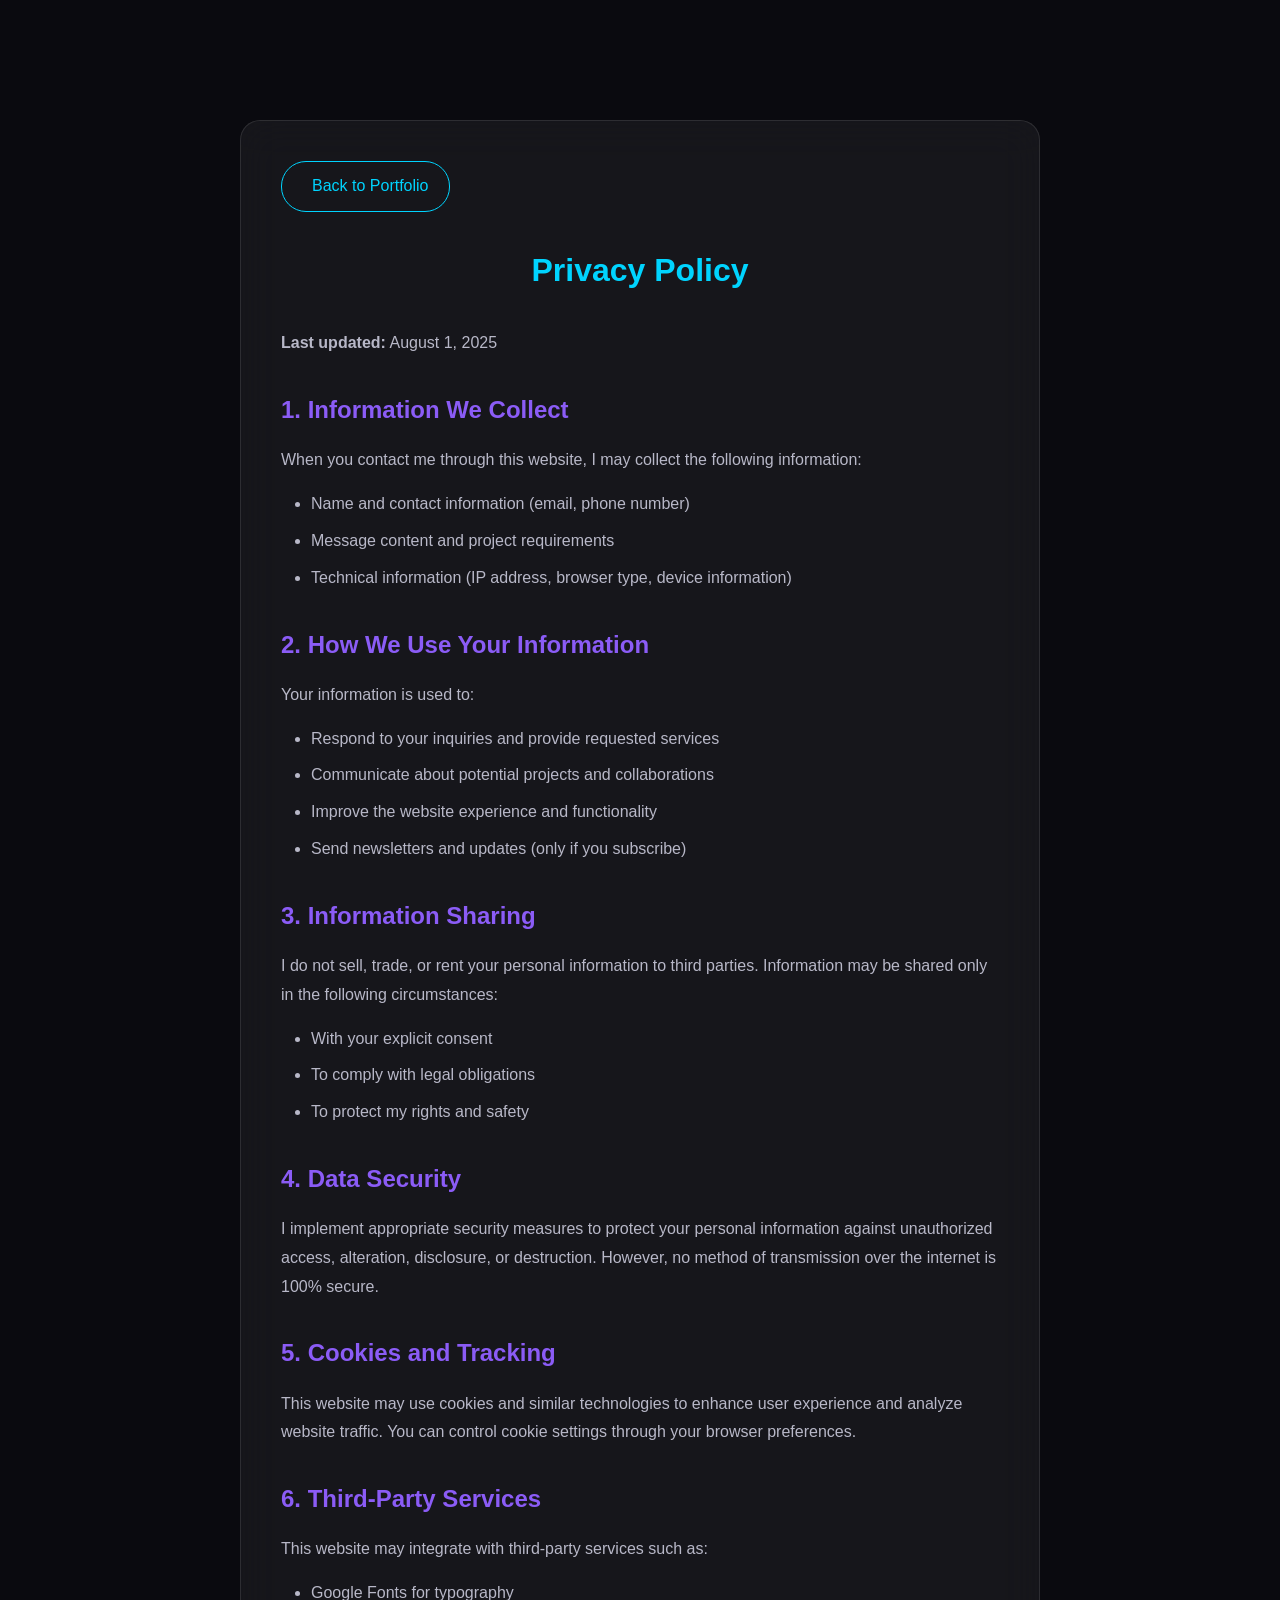
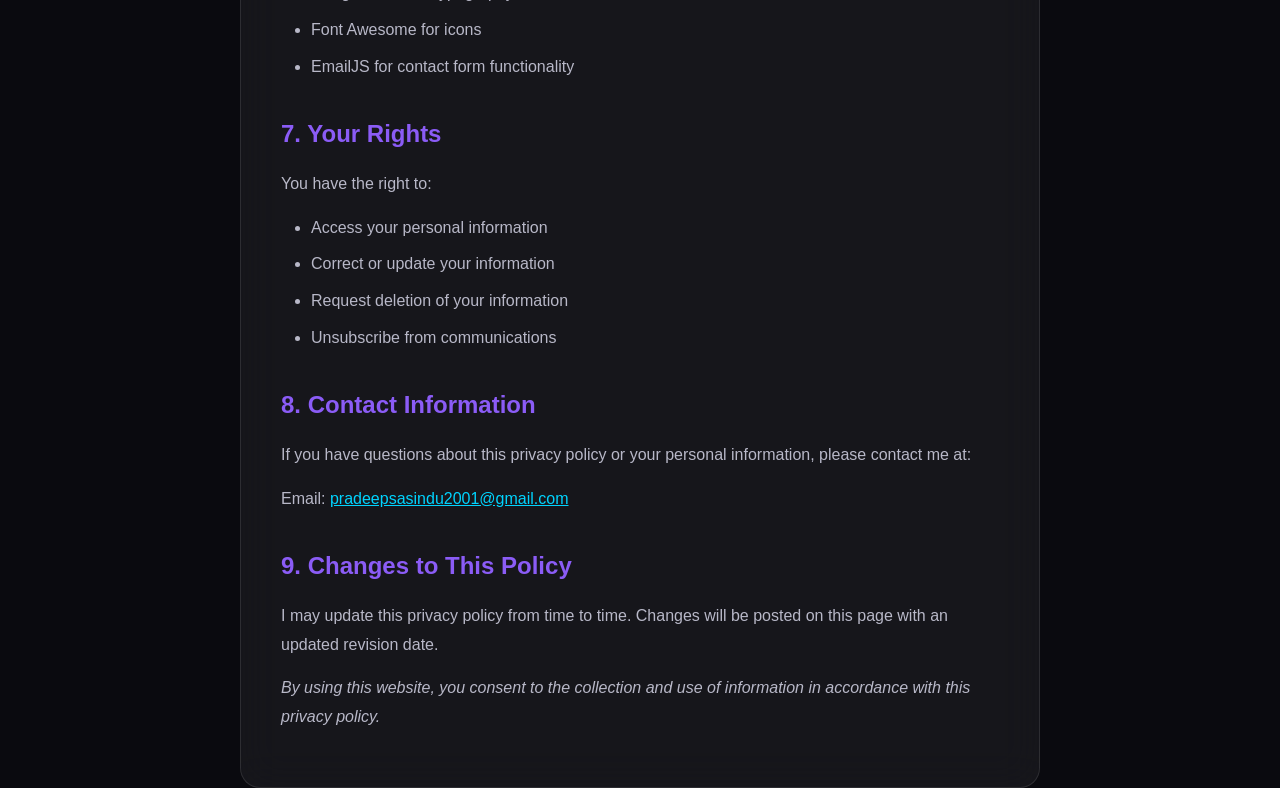
<file: privacy-policy.html>
<!DOCTYPE html>
<html lang="en">
<head>
    <meta charset="UTF-8">
    <meta name="viewport" content="width=device-width, initial-scale=1.0">
    <title>Privacy Policy - Sasindu Mudawagedara</title>
    <link rel="stylesheet" href="styles.css">
    <style>
        .privacy-content {
            max-width: 800px;
            margin: 120px auto 80px;
            padding: 40px;
            background: var(--glass-bg);
            backdrop-filter: blur(20px);
            border: 1px solid var(--glass-border);
            border-radius: 20px;
            line-height: 1.8;
        }
        .privacy-content h1 {
            color: var(--electric-blue);
            margin-bottom: 30px;
            text-align: center;
        }
        .privacy-content h2 {
            color: var(--cyber-purple);
            margin: 30px 0 15px;
        }
        .privacy-content p {
            margin-bottom: 15px;
            color: var(--light-gray);
        }
        .privacy-content ul {
            margin: 15px 0;
            padding-left: 30px;
        }
        .privacy-content li {
            margin-bottom: 8px;
            color: var(--light-gray);
        }
        .back-link {
            display: inline-flex;
            align-items: center;
            gap: 10px;
            color: var(--electric-blue);
            text-decoration: none;
            margin-bottom: 30px;
            padding: 10px 20px;
            border: 1px solid var(--electric-blue);
            border-radius: 25px;
            transition: var(--transition-fast);
        }
        .back-link:hover {
            background: var(--electric-blue);
            color: var(--primary-bg);
        }
    </style>
</head>
<body>
    <div class="privacy-content">
        <a href="index.html" class="back-link">
            <i class="fas fa-arrow-left"></i>
            Back to Portfolio
        </a>
        
        <h1>Privacy Policy</h1>
        
        <p><strong>Last updated:</strong> August 1, 2025</p>
        
        <h2>1. Information We Collect</h2>
        <p>When you contact me through this website, I may collect the following information:</p>
        <ul>
            <li>Name and contact information (email, phone number)</li>
            <li>Message content and project requirements</li>
            <li>Technical information (IP address, browser type, device information)</li>
        </ul>
        
        <h2>2. How We Use Your Information</h2>
        <p>Your information is used to:</p>
        <ul>
            <li>Respond to your inquiries and provide requested services</li>
            <li>Communicate about potential projects and collaborations</li>
            <li>Improve the website experience and functionality</li>
            <li>Send newsletters and updates (only if you subscribe)</li>
        </ul>
        
        <h2>3. Information Sharing</h2>
        <p>I do not sell, trade, or rent your personal information to third parties. Information may be shared only in the following circumstances:</p>
        <ul>
            <li>With your explicit consent</li>
            <li>To comply with legal obligations</li>
            <li>To protect my rights and safety</li>
        </ul>
        
        <h2>4. Data Security</h2>
        <p>I implement appropriate security measures to protect your personal information against unauthorized access, alteration, disclosure, or destruction. However, no method of transmission over the internet is 100% secure.</p>
        
        <h2>5. Cookies and Tracking</h2>
        <p>This website may use cookies and similar technologies to enhance user experience and analyze website traffic. You can control cookie settings through your browser preferences.</p>
        
        <h2>6. Third-Party Services</h2>
        <p>This website may integrate with third-party services such as:</p>
        <ul>
            <li>Google Fonts for typography</li>
            <li>Font Awesome for icons</li>
            <li>EmailJS for contact form functionality</li>
        </ul>
        
        <h2>7. Your Rights</h2>
        <p>You have the right to:</p>
        <ul>
            <li>Access your personal information</li>
            <li>Correct or update your information</li>
            <li>Request deletion of your information</li>
            <li>Unsubscribe from communications</li>
        </ul>
        
        <h2>8. Contact Information</h2>
        <p>If you have questions about this privacy policy or your personal information, please contact me at:</p>
        <p>Email: <a href="mailto:pradeepsasindu2001@gmail.com" style="color: var(--electric-blue);">pradeepsasindu2001@gmail.com</a></p>
        
        <h2>9. Changes to This Policy</h2>
        <p>I may update this privacy policy from time to time. Changes will be posted on this page with an updated revision date.</p>
        
        <p><em>By using this website, you consent to the collection and use of information in accordance with this privacy policy.</em></p>
    </div>
</body>
</html>
</file>
<file: styles.css>
/* Reset and Base Styles */
* {
    margin: 0;
    padding: 0;
    box-sizing: border-box;
}

:root {
    /* Color Palette - Dark Mode (Default) */
    --primary-bg: #0a0a0f;
    --secondary-bg: #161622;
    --card-bg: #1a1a2e;
    --accent-bg: #16213e;
    
    /* Neon Colors */
    --electric-blue: #00d4ff;
    --neon-pink: #ff0080;
    --cyber-purple: #8b5cf6;
    --neon-green: #00ff88;
    --white: #ffffff;
    --light-gray: #b8b8c8;
    --dark-gray: #6b7280;
    --error-red: #ff4757;
    --success-green: #2ed573;
    --warning-yellow: #ffa502;
    
    /* Gradients */
    --gradient-primary: linear-gradient(135deg, var(--electric-blue), var(--cyber-purple));
    --gradient-secondary: linear-gradient(135deg, var(--neon-pink), var(--electric-blue));
    --gradient-tertiary: linear-gradient(135deg, var(--cyber-purple), var(--neon-pink));
    
    /* Typography */
    --font-primary: 'Orbitron', sans-serif;
    --font-secondary: 'Rajdhani', sans-serif;
    
    /* Spacing */
    --section-padding: 100px 0;
    --container-padding: 0 20px;
    
    /* Transitions */
    --transition-fast: 0.3s ease;
    --transition-medium: 0.5s ease;
    --transition-slow: 0.8s ease;
    
    /* Glass effect */
    --glass-bg: rgba(255, 255, 255, 0.05);
    --glass-border: rgba(255, 255, 255, 0.1);
    --glass-shadow: 0 8px 32px rgba(0, 0, 0, 0.3);
    
    /* Touch targets */
    --min-touch-target: 44px;
}

/* Light Mode Variables */
[data-theme="light"] {
    --primary-bg: #ffffff;
    --secondary-bg: #f8fafc;
    --card-bg: #ffffff;
    --accent-bg: #f1f5f9;
    
    /* Text Colors - Much Darker for Better Readability */
    --white: #000000;           /* Main text - pure black */
    --light-gray: #374151;      /* Secondary text - dark gray */
    --dark-gray: #4b5563;       /* Tertiary text - medium dark gray */
    
    --glass-bg: rgba(0, 0, 0, 0.03);
    --glass-border: rgba(0, 0, 0, 0.08);
    --glass-shadow: 0 8px 32px rgba(0, 0, 0, 0.08);
}

html {
    scroll-behavior: smooth;
    /* Mobile viewport fix */
    height: 100%;
    height: calc(var(--vh, 1vh) * 100);
}

body {
    font-family: var(--font-secondary);
    background: var(--primary-bg);
    color: var(--white);
    overflow-x: hidden;
    line-height: 1.6;
    /* Mobile optimizations */
    -webkit-font-smoothing: antialiased;
    -moz-osx-font-smoothing: grayscale;
    text-rendering: optimizeSpeed;
}

.container {
    max-width: 1200px;
    margin: 0 auto;
    padding: var(--container-padding);
}

/* Accessibility Improvements */
.skip-to-content {
    position: absolute;
    top: -40px;
    left: 6px;
    background: var(--electric-blue);
    color: var(--primary-bg);
    padding: 8px;
    text-decoration: none;
    border-radius: 4px;
    font-weight: 600;
    z-index: 10000;
    transition: var(--transition-fast);
}

.skip-to-content:focus {
    top: 6px;
}

.sr-only {
    position: absolute;
    width: 1px;
    height: 1px;
    padding: 0;
    margin: -1px;
    overflow: hidden;
    clip: rect(0, 0, 0, 0);
    white-space: nowrap;
    border: 0;
}

/* Focus Indicators */
*:focus {
    outline: 2px solid var(--electric-blue);
    outline-offset: 2px;
}

button:focus,
input:focus,
textarea:focus,
select:focus,
a:focus {
    outline: 2px solid var(--electric-blue);
    outline-offset: 2px;
}

/* Modern Loading Screen */
.loading {
    position: fixed;
    top: 0;
    left: 0;
    width: 100%;
    height: 100%;
    background: linear-gradient(135deg, var(--primary-bg) 0%, var(--secondary-bg) 100%);
    display: flex;
    align-items: center;
    justify-content: center;
    z-index: 9999;
    transition: all 0.8s ease;
    overflow: hidden;
}

.loading.hidden {
    opacity: 0;
    pointer-events: none;
    transform: scale(1.1);
}

.loading-content {
    text-align: center;
    position: relative;
    z-index: 2;
}

.loading-logo {
    margin-bottom: 40px;
}

.logo-animation {
    font-family: var(--font-primary);
    font-size: 4rem;
    font-weight: 900;
    background: var(--gradient-primary);
    -webkit-background-clip: text;
    -webkit-text-fill-color: transparent;
    background-clip: text;
    animation: logoGlow 2s ease-in-out infinite alternate;
    position: relative;
}

.logo-animation::before {
    content: '';
    position: absolute;
    top: -10px;
    left: -10px;
    right: -10px;
    bottom: -10px;
    background: var(--gradient-primary);
    border-radius: 20px;
    opacity: 0.1;
    animation: logoHalo 3s ease-in-out infinite;
    z-index: -1;
}

.loading-progress {
    margin-bottom: 30px;
}

.progress-bar {
    width: 200px;
    height: 4px;
    background: rgba(255, 255, 255, 0.1);
    border-radius: 10px;
    margin: 0 auto 15px;
    overflow: hidden;
    position: relative;
}

.progress-fill {
    height: 100%;
    background: var(--gradient-primary);
    border-radius: 10px;
    animation: progressFill 2.5s ease-in-out infinite;
    position: relative;
}

.progress-fill::after {
    content: '';
    position: absolute;
    top: 0;
    left: 0;
    right: 0;
    bottom: 0;
    background: linear-gradient(90deg, transparent, rgba(255, 255, 255, 0.4), transparent);
    animation: progressShine 1.5s ease-in-out infinite;
}

.loading-text {
    font-family: var(--font-secondary);
    font-size: 1rem;
    color: var(--light-gray);
    font-weight: 400;
    letter-spacing: 2px;
    animation: textPulse 2s ease-in-out infinite;
}

.loading-particles {
    position: absolute;
    top: 0;
    left: 0;
    width: 100%;
    height: 100%;
    pointer-events: none;
    z-index: 1;
}

.loading-particles .particle {
    position: absolute;
    width: 4px;
    height: 4px;
    background: var(--electric-blue);
    border-radius: 50%;
    opacity: 0.7;
    animation: particleFloat 6s linear infinite;
}

.loading-particles .particle:nth-child(1) {
    left: 20%;
    animation-delay: 0s;
    animation-duration: 6s;
}

.loading-particles .particle:nth-child(2) {
    left: 40%;
    animation-delay: 1.2s;
    animation-duration: 5s;
}

.loading-particles .particle:nth-child(3) {
    left: 60%;
    animation-delay: 2.4s;
    animation-duration: 7s;
}

.loading-particles .particle:nth-child(4) {
    left: 80%;
    animation-delay: 3.6s;
    animation-duration: 5.5s;
}

.loading-particles .particle:nth-child(5) {
    left: 10%;
    animation-delay: 4.8s;
    animation-duration: 6.5s;
}

@keyframes logoGlow {
    0% { 
        filter: brightness(1) drop-shadow(0 0 10px rgba(0, 212, 255, 0.3));
        transform: scale(1);
    }
    100% { 
        filter: brightness(1.2) drop-shadow(0 0 20px rgba(0, 212, 255, 0.6));
        transform: scale(1.02);
    }
}

@keyframes logoHalo {
    0%, 100% { 
        transform: scale(0.8);
        opacity: 0.1;
    }
    50% { 
        transform: scale(1.2);
        opacity: 0.2;
    }
}

@keyframes progressFill {
    0% { width: 0%; }
    50% { width: 70%; }
    100% { width: 100%; }
}

@keyframes progressShine {
    0% { transform: translateX(-100%); }
    100% { transform: translateX(200%); }
}

@keyframes textPulse {
    0%, 100% { opacity: 0.7; }
    50% { opacity: 1; }
}

@keyframes particleFloat {
    0% {
        transform: translateY(100vh) rotate(0deg);
        opacity: 0;
    }
    10% {
        opacity: 0.7;
    }
    90% {
        opacity: 0.7;
    }
    100% {
        transform: translateY(-10vh) rotate(360deg);
        opacity: 0;
    }
}

/* Back to Top Button */
.back-to-top {
    position: fixed;
    bottom: 30px;
    right: 30px;
    width: 50px;
    height: 50px;
    background: var(--gradient-primary);
    border: none;
    border-radius: 50%;
    color: var(--white);
    font-size: 1.2rem;
    cursor: pointer;
    transition: var(--transition-fast);
    opacity: 0;
    visibility: hidden;
    z-index: 1000;
    box-shadow: 0 4px 20px rgba(0, 212, 255, 0.3);
}

.back-to-top.visible {
    opacity: 1;
    visibility: visible;
}

.back-to-top:hover {
    transform: translateY(-3px);
    box-shadow: 0 8px 30px rgba(0, 212, 255, 0.5);
}

.back-to-top:active {
    transform: translateY(-1px);
}

/* Custom Scrollbar */
::-webkit-scrollbar {
    width: 8px;
}

::-webkit-scrollbar-track {
    background: var(--secondary-bg);
}

::-webkit-scrollbar-thumb {
    background: var(--gradient-primary);
    border-radius: 4px;
}

::-webkit-scrollbar-thumb:hover {
    background: var(--gradient-secondary);
}

/* Utilities */
.glow-text {
    text-shadow: 0 0 20px var(--electric-blue),
                 0 0 40px var(--electric-blue),
                 0 0 60px var(--electric-blue);
    animation: textGlow 3s ease-in-out infinite alternate;
}

@keyframes textGlow {
    from { text-shadow: 0 0 20px var(--electric-blue), 0 0 40px var(--electric-blue); }
    to { text-shadow: 0 0 30px var(--electric-blue), 0 0 60px var(--electric-blue), 0 0 80px var(--electric-blue); }
}

/* Glass Card Effect */
.glass-card {
    background: var(--glass-bg);
    backdrop-filter: blur(20px);
    -webkit-backdrop-filter: blur(20px);
    border: 1px solid var(--glass-border);
    border-radius: 20px;
    padding: 40px;
    box-shadow: var(--glass-shadow);
    transition: var(--transition-medium);
}

.glass-card:hover {
    transform: translateY(-5px);
    box-shadow: 0 15px 50px rgba(0, 212, 255, 0.2);
}

/* Navigation */
.navbar {
    position: fixed;
    top: 0;
    left: 0;
    width: 100%;
    background: rgba(10, 10, 15, 0.95);
    backdrop-filter: blur(20px);
    -webkit-backdrop-filter: blur(20px);
    border-bottom: 1px solid var(--glass-border);
    z-index: 1000;
    transition: var(--transition-fast);
}

.navbar.scrolled {
    background: rgba(10, 10, 15, 0.98);
    box-shadow: 0 5px 30px rgba(0, 0, 0, 0.3);
}

.nav-container {
    display: flex;
    justify-content: space-between;
    align-items: center;
    padding: 15px 20px;
    max-width: 1200px;
    margin: 0 auto;
}

.nav-logo .logo-text {
    font-family: var(--font-primary);
    font-size: 2rem;
    font-weight: 900;
    background: var(--gradient-primary);
    -webkit-background-clip: text;
    -webkit-text-fill-color: transparent;
    background-clip: text;
}

.nav-menu {
    display: flex;
    list-style: none;
    gap: 40px;
}

.nav-link {
    color: var(--light-gray);
    text-decoration: none;
    font-weight: 600;
    font-size: 1.1rem;
    position: relative;
    transition: var(--transition-fast);
}

.nav-link::after {
    content: '';
    position: absolute;
    bottom: -5px;
    left: 0;
    width: 0;
    height: 2px;
    background: var(--gradient-primary);
    transition: var(--transition-fast);
}

.nav-link:hover,
.nav-link.active {
    color: var(--electric-blue);
}

.nav-link:hover::after,
.nav-link.active::after {
    width: 100%;
}

.nav-controls {
    display: flex;
    align-items: center;
    gap: 15px;
}

/* Theme Switcher */
.theme-switcher {
    background: var(--glass-bg);
    backdrop-filter: blur(20px);
    border: 1px solid var(--glass-border);
    border-radius: 25px;
    padding: 8px;
    cursor: pointer;
    transition: all var(--transition-fast);
    position: relative;
    width: 60px;
    height: 32px;
    box-shadow: var(--glass-shadow);
}

.theme-switcher:hover {
    transform: translateY(-2px);
    box-shadow: 0 12px 40px rgba(0, 212, 255, 0.2);
}

.switcher-track {
    position: relative;
    width: 100%;
    height: 100%;
    border-radius: 20px;
    background: linear-gradient(45deg, var(--electric-blue), var(--cyber-purple));
    padding: 2px;
    transition: all var(--transition-medium);
}

.switcher-thumb {
    position: relative;
    width: 24px;
    height: 24px;
    background: var(--card-bg);
    border-radius: 50%;
    display: flex;
    align-items: center;
    justify-content: center;
    transition: all var(--transition-medium);
    transform: translateX(0);
    box-shadow: 0 4px 12px rgba(0, 0, 0, 0.3);
}

.sun-icon, .moon-icon {
    position: absolute;
    font-size: 12px;
    transition: all var(--transition-fast);
}

.sun-icon {
    color: var(--warning-yellow);
    opacity: 1;
    transform: scale(1);
}

.moon-icon {
    color: var(--electric-blue);
    opacity: 0;
    transform: scale(0.8);
}

/* Light mode theme switcher */
[data-theme="light"] .switcher-thumb {
    transform: translateX(28px);
}

[data-theme="light"] .sun-icon {
    opacity: 0;
    transform: scale(0.8);
}

[data-theme="light"] .moon-icon {
    opacity: 1;
    transform: scale(1);
}

[data-theme="light"] .switcher-track {
    background: linear-gradient(45deg, var(--neon-pink), var(--electric-blue));
}

.nav-toggle {
    display: none;
    flex-direction: column;
    cursor: pointer;
}

.bar {
    width: 25px;
    height: 3px;
    background: var(--electric-blue);
    margin: 3px 0;
    transition: var(--transition-fast);
}

/* Hero Section */
.hero {
    min-height: 100vh;
    display: flex;
    align-items: center;
    position: relative;
    overflow: hidden;
    padding: 120px 20px 50px;
}

.hero-background {
    position: absolute;
    top: 0;
    left: 0;
    width: 100%;
    height: 100%;
    z-index: -1;
}

.geometric-shapes {
    position: absolute;
    width: 100%;
    height: 100%;
}

.particle {
    position: absolute;
    border-radius: 50%;
    filter: blur(0.5px);
    animation: gentleFloat 8s ease-in-out infinite;
    opacity: 0.6;
}

.particle1 {
    width: 6px;
    height: 6px;
    background: var(--electric-blue);
    top: 25%;
    left: 15%;
    animation-delay: 0s;
}

.particle2 {
    width: 4px;
    height: 4px;
    background: var(--neon-pink);
    top: 70%;
    right: 20%;
    animation-delay: 3s;
}

.particle3 {
    width: 8px;
    height: 8px;
    background: var(--cyber-purple);
    bottom: 40%;
    left: 25%;
    animation-delay: 6s;
}

@keyframes gentleFloat {
    0%, 100% { 
        transform: translate(0, 0);
        opacity: 0.6;
    }
    50% { 
        transform: translate(10px, -15px);
        opacity: 0.9;
    }
}

.hero-content {
    display: grid;
    grid-template-columns: 1fr 1fr;
    gap: 60px;
    align-items: center;
    max-width: 1200px;
    margin: 0 auto;
    width: 100%;
}

.hero-title {
    font-family: var(--font-primary);
    font-size: clamp(3rem, 8vw, 5rem);
    font-weight: 900;
    line-height: 1.1;
    margin-bottom: 20px;
}

.title-line {
    display: block;
    animation: slideInUp 1s ease 0.5s both;
}

.title-line:nth-child(2) {
    animation-delay: 0.7s;
}

@keyframes slideInUp {
    from {
        opacity: 0;
        transform: translateY(50px);
    }
    to {
        opacity: 1;
        transform: translateY(0);
    }
}

.hero-subtitle {
    font-size: 1.3rem;
    color: var(--light-gray);
    margin-bottom: 20px;
    animation: fadeIn 1s ease 1s both;
}

.hero-description {
    margin-bottom: 40px;
    animation: fadeIn 1s ease 1.2s both;
}

.hero-description p {
    font-size: 1.1rem;
    color: var(--dark-gray);
    line-height: 1.8;
}

@keyframes fadeIn {
    from { opacity: 0; }
    to { opacity: 1; }
}

.hero-buttons {
    display: flex;
    gap: 20px;
    flex-wrap: wrap;
    animation: fadeIn 1s ease 1.4s both;
}

.btn {
    display: inline-flex;
    align-items: center;
    gap: 10px;
    padding: 15px 30px;
    border: none;
    border-radius: 50px;
    text-decoration: none;
    font-weight: 600;
    font-size: 1rem;
    transition: var(--transition-medium);
    position: relative;
    overflow: hidden;
}

.btn-primary {
    background: var(--gradient-primary);
    color: var(--white);
    box-shadow: 0 5px 20px rgba(0, 212, 255, 0.3);
}

.btn-primary:hover {
    transform: translateY(-3px);
    box-shadow: 0 10px 30px rgba(0, 212, 255, 0.5);
}

.btn-secondary {
    background: transparent;
    color: var(--electric-blue);
    border: 2px solid var(--electric-blue);
}

.btn-secondary:hover {
    background: var(--electric-blue);
    color: var(--primary-bg);
    transform: translateY(-3px);
}

.hero-visual {
    display: flex;
    justify-content: center;
    align-items: center;
    animation: fadeIn 1s ease 1.6s both;
}

.floating-card {
    background: var(--glass-bg);
    backdrop-filter: blur(20px);
    -webkit-backdrop-filter: blur(20px);
    border: 1px solid var(--glass-border);
    border-radius: 30px;
    padding: 40px;
    text-align: center;
    animation: floatCard 4s ease-in-out infinite;
    box-shadow: 0 20px 50px rgba(0, 0, 0, 0.3);
}

@keyframes floatCard {
    0%, 100% { transform: translateY(0px); }
    50% { transform: translateY(-20px); }
}

.profile-image {
    width: 150px;
    height: 150px;
    margin: 0 auto 20px;
    position: relative;
}

.image-placeholder {
    width: 100%;
    height: 100%;
    background: var(--gradient-primary);
    border-radius: 50%;
    display: flex;
    align-items: center;
    justify-content: center;
    font-size: 3rem;
    color: var(--white);
    position: relative;
    overflow: hidden;
}

.image-placeholder::before {
    content: '';
    position: absolute;
    top: -50%;
    left: -50%;
    width: 200%;
    height: 200%;
    background: conic-gradient(from 0deg, transparent, var(--electric-blue), transparent);
    animation: rotate 3s linear infinite;
}

.image-placeholder i {
    position: relative;
    z-index: 2;
}

@keyframes rotate {
    from { transform: rotate(0deg); }
    to { transform: rotate(360deg); }
}

.status-indicator {
    display: flex;
    align-items: center;
    justify-content: center;
    gap: 10px;
    color: var(--neon-green);
    font-weight: 600;
}

.status-dot {
    width: 10px;
    height: 10px;
    background: var(--neon-green);
    border-radius: 50%;
    animation: pulse 2s infinite;
}

@keyframes pulse {
    0%, 100% { opacity: 1; }
    50% { opacity: 0.5; }
}

.scroll-indicator {
    position: absolute;
    bottom: 30px;
    left: 50%;
    transform: translateX(-50%);
    display: flex;
    flex-direction: column;
    align-items: center;
    gap: 10px;
    color: var(--dark-gray);
    font-size: 0.9rem;
    animation: fadeIn 2s ease 2s both;
}

.scroll-line {
    width: 2px;
    height: 30px;
    background: var(--gradient-primary);
    animation: scrollLine 2s ease-in-out infinite;
}

@keyframes scrollLine {
    0%, 100% { transform: scaleY(1); }
    50% { transform: scaleY(1.5); }
}

/* Section Styles */
.section-header {
    text-align: center;
    margin-bottom: 80px;
}

.section-title {
    font-family: var(--font-primary);
    font-size: clamp(2.5rem, 5vw, 4rem);
    font-weight: 700;
    margin-bottom: 20px;
    background: var(--gradient-primary);
    -webkit-background-clip: text;
    -webkit-text-fill-color: transparent;
    background-clip: text;
}

.section-subtitle {
    font-size: 1.2rem;
    color: var(--dark-gray);
}

/* About Section */
.about {
    padding: var(--section-padding);
    background: var(--secondary-bg);
}

.about-content {
    display: grid;
    grid-template-columns: 2fr 1fr;
    gap: 60px;
    align-items: start;
}

.about-text h3 {
    font-family: var(--font-primary);
    font-size: 2rem;
    margin-bottom: 20px;
    color: var(--electric-blue);
}

.about-text p {
    font-size: 1.1rem;
    line-height: 1.8;
    margin-bottom: 30px;
    color: var(--light-gray);
}

.skills-grid {
    display: grid;
    grid-template-columns: repeat(2, 1fr);
    gap: 20px;
}

.skill-item {
    display: flex;
    align-items: center;
    gap: 15px;
    padding: 15px;
    background: rgba(0, 212, 255, 0.1);
    border-radius: 10px;
    border: 1px solid rgba(0, 212, 255, 0.2);
    transition: var(--transition-fast);
}

.skill-item:hover {
    background: rgba(0, 212, 255, 0.2);
    transform: translateX(5px);
}

.skill-item i {
    font-size: 1.5rem;
    color: var(--electric-blue);
}

.about-stats {
    display: flex;
    flex-direction: column;
    gap: 30px;
}

.stat-card {
    background: var(--glass-bg);
    backdrop-filter: blur(20px);
    -webkit-backdrop-filter: blur(20px);
    border: 1px solid var(--glass-border);
    border-radius: 20px;
    padding: 30px;
    text-align: center;
    transition: var(--transition-medium);
}

.stat-card:hover {
    transform: translateY(-5px);
    box-shadow: 0 15px 40px rgba(0, 212, 255, 0.2);
}

.stat-number {
    font-family: var(--font-primary);
    font-size: 3rem;
    font-weight: 900;
    background: var(--gradient-primary);
    -webkit-background-clip: text;
    -webkit-text-fill-color: transparent;
    background-clip: text;
    margin-bottom: 10px;
}

.stat-label {
    color: var(--light-gray);
    font-weight: 600;
}

/* Services Section - TEMPORARILY DISABLED */
/*
.services {
    padding: var(--section-padding);
}

.services-grid {
    display: grid;
    grid-template-columns: repeat(auto-fit, minmax(300px, 1fr));
    gap: 40px;
}

.service-card {
    background: var(--glass-bg);
    backdrop-filter: blur(20px);
    -webkit-backdrop-filter: blur(20px);
    border: 1px solid var(--glass-border);
    border-radius: 25px;
    padding: 40px;
    text-align: center;
    position: relative;
    overflow: hidden;
    transition: var(--transition-medium);
    cursor: pointer;
}

.service-card::before {
    content: '';
    position: absolute;
    top: 0;
    left: -100%;
    width: 100%;
    height: 100%;
    background: linear-gradient(90deg, transparent, rgba(0, 212, 255, 0.1), transparent);
    transition: var(--transition-slow);
}

.service-card:hover::before {
    left: 100%;
}

.service-card:hover {
    transform: translateY(-10px);
    box-shadow: 0 20px 60px rgba(0, 212, 255, 0.3);
}

.service-icon {
    width: 80px;
    height: 80px;
    margin: 0 auto 30px;
    background: var(--gradient-primary);
    border-radius: 20px;
    display: flex;
    align-items: center;
    justify-content: center;
    font-size: 2rem;
    color: var(--white);
    transition: var(--transition-medium);
}

.service-card:hover .service-icon {
    transform: scale(1.1) rotateY(180deg);
}

.service-card h3 {
    font-family: var(--font-primary);
    font-size: 1.5rem;
    margin-bottom: 20px;
    color: var(--white);
}

.service-card p {
    color: var(--light-gray);
    line-height: 1.6;
    margin-bottom: 25px;
}

.service-features {
    display: flex;
    flex-wrap: wrap;
    gap: 10px;
    justify-content: center;
}

.service-features span {
    background: rgba(0, 212, 255, 0.2);
    color: var(--electric-blue);
    padding: 5px 15px;
    border-radius: 20px;
    font-size: 0.9rem;
    border: 1px solid rgba(0, 212, 255, 0.3);
}

.service-overlay {
    position: absolute;
    top: 0;
    left: 0;
    width: 100%;
    height: 100%;
    background: rgba(0, 212, 255, 0.95);
    display: flex;
    align-items: center;
    justify-content: center;
    opacity: 0;
    transition: var(--transition-medium);
    border-radius: 25px;
}

.service-card:hover .service-overlay {
    opacity: 1;
}

.overlay-content {
    text-align: center;
    color: var(--white);
}

.overlay-content h4 {
    font-family: var(--font-primary);
    font-size: 1.3rem;
    margin-bottom: 20px;
}

.overlay-content ul {
    list-style: none;
}

.overlay-content li {
    margin: 10px 0;
    font-size: 1rem;
}
*/

/* Portfolio Section - TEMPORARILY DISABLED */
/*
.portfolio {
    padding: var(--section-padding);
    background: var(--secondary-bg);
}

.portfolio-filters {
    display: flex;
    justify-content: center;
    gap: 20px;
    margin-bottom: 60px;
    flex-wrap: wrap;
}

.filter-btn {
    background: transparent;
    border: 2px solid var(--electric-blue);
    color: var(--electric-blue);
    padding: 10px 25px;
    border-radius: 25px;
    font-weight: 600;
    cursor: pointer;
    transition: var(--transition-fast);
}

.filter-btn:hover,
.filter-btn.active {
    background: var(--electric-blue);
    color: var(--primary-bg);
}

.portfolio-grid {
    display: grid;
    grid-template-columns: repeat(auto-fit, minmax(350px, 1fr));
    gap: 40px;
}

.portfolio-item {
    background: var(--glass-bg);
    backdrop-filter: blur(20px);
    -webkit-backdrop-filter: blur(20px);
    border: 1px solid var(--glass-border);
    border-radius: 20px;
    overflow: hidden;
    position: relative;
    transition: var(--transition-medium);
    cursor: pointer;
}

.portfolio-item:hover {
    transform: translateY(-10px);
    box-shadow: 0 20px 60px rgba(0, 212, 255, 0.3);
}

.portfolio-image {
    height: 250px;
    position: relative;
    overflow: hidden;
}

.portfolio-image .image-placeholder {
    width: 100%;
    height: 100%;
    background: var(--gradient-secondary);
    display: flex;
    align-items: center;
    justify-content: center;
    font-size: 3rem;
    color: var(--white);
    border-radius: 0;
}

.portfolio-content {
    padding: 30px;
}

.portfolio-content h3 {
    font-family: var(--font-primary);
    font-size: 1.3rem;
    margin-bottom: 10px;
    color: var(--white);
}

.portfolio-content p {
    color: var(--light-gray);
    line-height: 1.6;
    margin-bottom: 20px;
}

.portfolio-tags {
    display: flex;
    flex-wrap: wrap;
    gap: 10px;
}

.portfolio-tags span {
    background: rgba(139, 92, 246, 0.2);
    color: var(--cyber-purple);
    padding: 5px 15px;
    border-radius: 15px;
    font-size: 0.8rem;
    border: 1px solid rgba(139, 92, 246, 0.3);
}

.portfolio-overlay {
    position: absolute;
    top: 0;
    left: 0;
    width: 100%;
    height: 100%;
    background: rgba(0, 0, 0, 0.9);
    display: flex;
    align-items: center;
    justify-content: center;
    opacity: 0;
    transition: var(--transition-medium);
}

.portfolio-item:hover .portfolio-overlay {
    opacity: 1;
}

.view-project {
    background: var(--gradient-primary);
    border: none;
    color: var(--white);
    padding: 15px 30px;
    border-radius: 30px;
    font-weight: 600;
    cursor: pointer;
    display: flex;
    align-items: center;
    gap: 10px;
    transition: var(--transition-fast);
}

.view-project:hover {
    transform: scale(1.05);
}
*/

/* Contact Section */
.contact {
    padding: var(--section-padding);
}

.contact-content {
    display: grid;
    grid-template-columns: 1fr 1fr;
    gap: 60px;
    align-items: start;
}

.contact-info h3 {
    font-family: var(--font-primary);
    font-size: 2rem;
    margin-bottom: 20px;
    color: var(--electric-blue);
}

.contact-info p {
    color: var(--light-gray);
    line-height: 1.8;
    margin-bottom: 40px;
}

.contact-methods {
    margin-bottom: 40px;
}

.contact-method {
    display: flex;
    align-items: center;
    gap: 20px;
    margin-bottom: 25px;
    padding: 20px;
    background: rgba(0, 212, 255, 0.05);
    border-radius: 15px;
    border: 1px solid rgba(0, 212, 255, 0.1);
    transition: var(--transition-fast);
}

.contact-method:hover {
    background: rgba(0, 212, 255, 0.1);
    transform: translateX(5px);
}

.contact-method i {
    font-size: 1.5rem;
    color: var(--electric-blue);
    width: 30px;
    text-align: center;
}

.contact-method span {
    color: var(--electric-blue);
    font-weight: 600;
    display: block;
    margin-bottom: 5px;
}

.contact-method p {
    color: var(--light-gray);
    margin: 0;
}

.contact-method p a {
    color: var(--light-gray);
    text-decoration: none;
    transition: var(--transition-fast);
    position: relative;
    display: inline-block;
}

.contact-method p a:hover {
    color: var(--electric-blue);
    transform: translateX(3px);
}

.contact-method p a::after {
    content: '';
    position: absolute;
    bottom: -2px;
    left: 0;
    width: 0;
    height: 2px;
    background: var(--gradient-primary);
    transition: width var(--transition-fast);
}

.contact-method p a:hover::after {
    width: 100%;
}

/* Specific icon animations for different contact types */
.contact-method:nth-child(1):hover i {
    animation: emailPulse 0.6s ease-in-out;
}

.contact-method:nth-child(2):hover i {
    animation: phonePulse 0.6s ease-in-out;
}

.contact-method:nth-child(3):hover i {
    animation: locationPulse 0.6s ease-in-out;
}

@keyframes emailPulse {
    0%, 100% { transform: scale(1); }
    50% { transform: scale(1.2) rotateY(180deg); }
}

@keyframes phonePulse {
    0%, 100% { transform: scale(1) rotate(0deg); }
    25% { transform: scale(1.1) rotate(-10deg); }
    75% { transform: scale(1.1) rotate(10deg); }
}

@keyframes locationPulse {
    0%, 100% { transform: scale(1); }
    50% { transform: scale(1.3); }
}

.social-links {
    display: flex;
    gap: 20px;
}

.social-link {
    width: 50px;
    height: 50px;
    background: var(--gradient-primary);
    border-radius: 50%;
    display: flex;
    align-items: center;
    justify-content: center;
    color: var(--white);
    font-size: 1.2rem;
    transition: var(--transition-fast);
    text-decoration: none;
}

.social-link:hover {
    transform: translateY(-5px) scale(1.1);
    box-shadow: 0 10px 30px rgba(0, 212, 255, 0.5);
}

.contact-form {
    background: var(--glass-bg);
    backdrop-filter: blur(20px);
    -webkit-backdrop-filter: blur(20px);
    border: 1px solid var(--glass-border);
    border-radius: 25px;
    padding: 40px;
    animation: formSlideIn 0.8s ease-out;
}

@keyframes formSlideIn {
    from {
        opacity: 0;
        transform: translateY(50px);
    }
    to {
        opacity: 1;
        transform: translateY(0);
    }
}

.form-group {
    position: relative;
    margin-bottom: 35px;
    animation: fadeInUp 0.6s ease-out forwards;
    opacity: 0;
}

.form-group:nth-child(1) { animation-delay: 0.1s; }
.form-group:nth-child(2) { animation-delay: 0.2s; }
.form-group:nth-child(3) { animation-delay: 0.3s; }
.form-group:nth-child(4) { animation-delay: 0.4s; }

@keyframes fadeInUp {
    from {
        opacity: 0;
        transform: translateY(20px);
    }
    to {
        opacity: 1;
        transform: translateY(0);
    }
}

.form-group input,
.form-group textarea {
    width: 100%;
    background: transparent;
    border: none;
    border-bottom: 2px solid var(--dark-gray);
    padding: 20px 0 10px 0;
    font-size: 1rem;
    color: var(--white);
    outline: none;
    transition: all var(--transition-fast);
    position: relative;
    z-index: 2;
}

/* Enhanced placeholder styling with animations */
.form-group input::placeholder,
.form-group textarea::placeholder {
    color: var(--dark-gray);
    opacity: 0;
    font-style: italic;
    transition: all 0.4s ease;
    transform: translateY(3px);
}

.form-group input:focus::placeholder,
.form-group textarea:focus::placeholder {
    opacity: 0.7;
    transform: translateY(0);
    color: var(--light-gray);
    animation: placeholderFadeIn 0.3s ease;
}

@keyframes placeholderFadeIn {
    from {
        opacity: 0;
        transform: translateY(5px);
    }
    to {
        opacity: 0.7;
        transform: translateY(0);
    }
}

/* Initially hide placeholders */
.form-group input:not(:focus)::placeholder,
.form-group textarea:not(:focus)::placeholder {
    opacity: 0;
    transform: translateY(3px);
}

/* Fixed label positioning to prevent overlapping */
.form-group label {
    position: absolute;
    top: -5px;
    left: 0;
    color: var(--dark-gray);
    font-size: 0.85rem;
    font-weight: 500;
    pointer-events: none;
    transition: all var(--transition-fast);
    background: var(--primary-bg);
    padding: 0 5px;
    z-index: 3;
    opacity: 0.8;
}

/* Input states with enhanced animations */
.form-group input:focus,
.form-group textarea:focus,
.form-group input:not(:placeholder-shown),
.form-group textarea:not(:placeholder-shown) {
    border-bottom-color: var(--electric-blue);
    transform: translateY(-2px);
    box-shadow: 0 2px 10px rgba(0, 212, 255, 0.2);
}

.form-group input:focus + label,
.form-group textarea:focus + label,
.form-group input:not(:placeholder-shown) + label,
.form-group textarea:not(:placeholder-shown) + label {
    top: -15px;
    font-size: 0.75rem;
    color: var(--electric-blue);
    opacity: 1;
    transform: translateY(-3px) scale(0.95);
}

.form-line {
    position: absolute;
    bottom: 0;
    left: 0;
    width: 0;
    height: 2px;
    background: var(--gradient-primary);
    transition: all var(--transition-fast);
    z-index: 1;
}

.form-group input:focus ~ .form-line,
.form-group textarea:focus ~ .form-line {
    width: 100%;
    box-shadow: 0 0 10px var(--electric-blue);
}

/* Enhanced Form Validation Styles */
.form-group select {
    width: 100%;
    padding: 20px 0;
    background: transparent;
    border: none;
    border-bottom: 2px solid var(--glass-border);
    color: var(--white);
    font-size: 1.1rem;
    font-family: var(--font-secondary);
    cursor: pointer;
    appearance: none;
    background-image: url("data:image/svg+xml;charset=UTF-8,%3csvg xmlns='http://www.w3.org/2000/svg' viewBox='0 0 24 24' fill='none' stroke='%2300d4ff' stroke-width='2' stroke-linecap='round' stroke-linejoin='round'%3e%3cpolyline points='6,9 12,15 18,9'%3e%3c/polyline%3e%3c/svg%3e");
    background-repeat: no-repeat;
    background-position: right 0px center;
    background-size: 20px;
    padding-right: 30px;
}

.form-group select:focus {
    outline: none;
    border-bottom-color: var(--electric-blue);
    box-shadow: 0 2px 10px rgba(0, 212, 255, 0.2);
}

.form-group select option {
    background: var(--card-bg);
    color: var(--white);
    padding: 10px;
}

.checkbox-group {
    display: flex;
    align-items: flex-start;
    gap: 15px;
    margin: 30px 0;
}

.checkbox-group input[type="checkbox"] {
    width: 20px;
    height: 20px;
    margin: 0;
    padding: 0;
    accent-color: var(--electric-blue);
    cursor: pointer;
}

.checkbox-label {
    flex: 1;
    font-size: 0.95rem;
    line-height: 1.5;
    color: var(--light-gray);
    cursor: pointer;
    position: static !important;
    opacity: 1 !important;
    transform: none !important;
}

.checkbox-label a {
    color: var(--electric-blue);
    text-decoration: none;
    transition: var(--transition-fast);
}

.checkbox-label a:hover {
    text-decoration: underline;
}

.error-message {
    position: absolute;
    bottom: -25px;
    left: 0;
    color: var(--error-red);
    font-size: 0.85rem;
    opacity: 0;
    transition: var(--transition-fast);
    display: block;
}

.form-group.error .error-message {
    opacity: 1;
}

.form-group.error input,
.form-group.error textarea,
.form-group.error select {
    border-bottom-color: var(--error-red);
    box-shadow: 0 2px 10px rgba(255, 71, 87, 0.2);
}

.form-group.error label {
    color: var(--error-red);
}

.form-group.error .form-line {
    background: var(--error-red);
}

.form-group.success input,
.form-group.success textarea,
.form-group.success select {
    border-bottom-color: var(--success-green);
    box-shadow: 0 2px 10px rgba(46, 213, 115, 0.2);
}

.form-group.success .form-line {
    background: var(--success-green);
}

/* Enhanced Button States */
.btn {
    min-height: var(--min-touch-target);
    min-width: var(--min-touch-target);
    position: relative;
    overflow: hidden;
}

.btn-loading {
    position: absolute;
    top: 50%;
    left: 50%;
    transform: translate(-50%, -50%);
    display: flex;
    align-items: center;
    gap: 10px;
}

.btn:disabled {
    opacity: 0.6;
    cursor: not-allowed;
    pointer-events: none;
}

.btn.loading .btn-text,
.btn.loading .btn-icon {
    opacity: 0;
}

.btn.loading .btn-loading {
    display: flex;
}

.form-success {
    background: rgba(46, 213, 115, 0.1);
    border: 1px solid var(--success-green);
    border-radius: 10px;
    padding: 20px;
    margin-top: 20px;
    color: var(--success-green);
    display: flex;
    align-items: center;
    gap: 15px;
    animation: successSlide 0.5s ease;
}

@keyframes successSlide {
    from {
        opacity: 0;
        transform: translateY(20px);
    }
    to {
        opacity: 1;
        transform: translateY(0);
    }
}

/* Enhanced Footer Styles */
.footer {
    background: var(--card-bg);
    padding: 60px 0 30px;
}

.footer-content {
    display: flex;
    flex-direction: column;
    gap: 40px;
}

.footer-main {
    display: grid;
    grid-template-columns: 1fr 2fr;
    gap: 60px;
    align-items: start;
}

.footer-brand h3 {
    font-family: var(--font-primary);
    font-size: 1.5rem;
    background: var(--gradient-primary);
    -webkit-background-clip: text;
    -webkit-text-fill-color: transparent;
    background-clip: text;
    margin-bottom: 15px;
}

.footer-brand p {
    color: var(--light-gray);
    margin-bottom: 25px;
    line-height: 1.6;
}

.footer-social {
    display: flex;
    gap: 15px;
}

.footer-social .social-link {
    width: 45px;
    height: 45px;
    font-size: 1.1rem;
}

/* Footer Contact in Brand Section */
.footer-contact {
    margin: 20px 0;
    display: flex;
    flex-direction: column;
    gap: 8px;
}

.contact-item {
    display: flex;
    align-items: center;
    gap: 8px;
    font-size: 0.9rem;
}

.contact-item i {
    color: var(--electric-blue);
    width: 14px;
    text-align: center;
    flex-shrink: 0;
    font-size: 0.8rem;
}

.contact-item a,
.contact-item span {
    color: var(--light-gray);
    text-decoration: none;
    transition: var(--transition-fast);
}

.contact-item a:hover {
    color: var(--electric-blue);
}

.footer-links-group {
    display: grid;
    grid-template-columns: repeat(auto-fit, minmax(200px, 1fr));
    gap: 40px;
}

.footer-column h4 {
    color: var(--electric-blue);
    margin-bottom: 20px;
    font-size: 1.1rem;
    font-weight: 600;
}

.footer-column ul {
    list-style: none;
}

.footer-column li {
    margin-bottom: 12px;
}

.footer-column a {
    color: var(--light-gray);
    text-decoration: none;
    transition: var(--transition-fast);
    display: flex;
    align-items: center;
    gap: 8px;
}

.footer-column a:hover {
    color: var(--electric-blue);
    transform: translateX(5px);
}

.footer-bottom {
    display: flex;
    flex-direction: column;
    gap: 15px;
    padding-top: 30px;
    border-top: 1px solid var(--glass-border);
    text-align: center;
}

@media (min-width: 768px) {
    .footer-bottom {
        flex-direction: row;
        justify-content: space-between;
        align-items: center;
        text-align: left;
    }
}

.footer-bottom .footer-text {
    order: 1;
}

.footer-bottom .footer-links {
    display: flex;
    gap: 25px;
    justify-content: center;
    order: 2;
}

@media (min-width: 768px) {
    .footer-bottom .footer-links {
        justify-content: flex-end;
    }
}

.footer-bottom .footer-links a {
    color: var(--light-gray);
    text-decoration: none;
    font-size: 0.9rem;
    transition: var(--transition-fast);
}

.footer-bottom .footer-links a:hover {
    color: var(--electric-blue);
}

/* Profile Image Enhancement */
.profile-img {
    width: 100%;
    height: 100%;
    object-fit: cover;
    border-radius: 50%;
    border: 3px solid var(--electric-blue);
    box-shadow: 0 0 30px rgba(0, 212, 255, 0.3);
}

/* Mobile-specific form enhancements */
@media (max-width: 768px) {
    .contact-form {
        padding: 25px;
        border-radius: 20px;
        margin: 0 10px;
    }

    .form-group {
        margin-bottom: 30px;
    }

    .form-group input,
    .form-group textarea {
        padding: 18px 0 12px 0;
        font-size: 16px; /* Prevents zoom on iOS */
    }

    .form-group label {
        font-size: 0.8rem;
        top: -8px;
    }

    .form-group input:focus + label,
    .form-group textarea:focus + label,
    .form-group input:not(:placeholder-shown) + label,
    .form-group textarea:not(:placeholder-shown) + label {
        top: -18px;
        font-size: 0.7rem;
    }

    /* Touch-friendly button */
    .btn {
        min-height: 50px;
        padding: 15px 30px;
        font-size: 1rem;
    }

    /* Enhanced touch feedback */
    .form-group input:focus,
    .form-group textarea:focus {
        transform: translateY(-1px);
        box-shadow: 0 4px 15px rgba(0, 212, 255, 0.3);
    }

    /* Smooth keyboard appearance animation */
    .contact-form {
        transition: transform 0.3s ease;
    }

    .contact-form.keyboard-active {
        transform: translateY(-50px);
    }
}

/* Additional mobile animations */
@media (max-width: 480px) {
    .contact-form {
        padding: 20px 15px;
        animation: mobileFormSlide 0.6s ease-out;
    }

    @keyframes mobileFormSlide {
        from {
            opacity: 0;
            transform: translateY(30px) scale(0.95);
        }
        to {
            opacity: 1;
            transform: translateY(0) scale(1);
        }
    }

    .form-group {
        margin-bottom: 25px;
    }

    /* Improved input interaction */
    .form-group input:active,
    .form-group textarea:active {
        transform: scale(1.02);
    }
}

/* Footer */
.footer {
    background: var(--secondary-bg);
    padding: 40px 0;
    border-top: 1px solid var(--glass-border);
}

.footer-content {
    display: flex;
    justify-content: space-between;
    align-items: center;
    flex-wrap: wrap;
    gap: 20px;
}

.footer-text {
    color: var(--dark-gray);
}

.footer-links {
    display: flex;
    gap: 30px;
}

.footer-links a {
    color: var(--light-gray);
    text-decoration: none;
    transition: var(--transition-fast);
}

.footer-links a:hover {
    color: var(--electric-blue);
}

/* Responsive Design */
@media (max-width: 1024px) {
    .hero-content {
        grid-template-columns: 1fr;
        gap: 40px;
        text-align: center;
    }
    
    .about-content {
        grid-template-columns: 1fr;
        gap: 40px;
    }
    
    .contact-content {
        grid-template-columns: 1fr;
        gap: 40px;
    }
}

@media (max-width: 768px) {
    :root {
        --section-padding: 60px 0;
        --container-padding: 0 15px;
        --min-touch-target: 48px; /* Larger touch targets for mobile */
    }
    
    /* Enhanced Mobile Navigation */
    .nav-container {
        padding: 10px 15px;
    }
    
    .nav-controls {
        gap: 10px;
    }
    
    .theme-switcher {
        width: 50px;
        height: 28px;
    }
    
    .switcher-thumb {
        width: 20px;
        height: 20px;
    }
    
    .sun-icon, .moon-icon {
        font-size: 10px;
    }
    
    [data-theme="light"] .switcher-thumb {
        transform: translateX(22px);
    }
    
    .nav-logo .logo-text {
        font-size: 1.8rem;
    }
    
    .nav-menu {
        position: fixed;
        left: -100%;
        top: 60px;
        flex-direction: column;
        background: rgba(10, 10, 15, 0.98);
        backdrop-filter: blur(20px);
        width: 100%;
        text-align: center;
        transition: var(--transition-fast);
        padding: 30px 0;
        gap: 20px;
        box-shadow: 0 10px 30px rgba(0, 0, 0, 0.5);
        z-index: 999;
    }
    
    .nav-menu.active {
        left: 0;
        animation: slideInLeft 0.3s ease;
    }
    
    .nav-toggle {
        display: flex;
        z-index: 1001;
    }
    
    .nav-toggle.active .bar:nth-child(2) {
        opacity: 0;
    }
    
    .nav-toggle.active .bar:nth-child(1) {
        transform: translateY(8px) rotate(45deg);
    }
    
    .nav-toggle.active .bar:nth-child(3) {
        transform: translateY(-8px) rotate(-45deg);
    }
    
    /* Enhanced Hero Section for Mobile */
    .hero {
        min-height: 100vh;
        padding: 80px 15px 40px;
    }
    
    .hero-title {
        font-size: clamp(1.8rem, 8vw, 4rem);
        margin-bottom: 15px;
        line-height: 1.1;
        text-align: center;
        word-break: break-word;
        hyphens: auto;
    }
    
    .hero-title .title-line {
        display: block;
        margin-bottom: 5px;
    }
    
    .hero-subtitle {
        font-size: clamp(0.9rem, 4vw, 1.2rem);
        margin-bottom: 15px;
        text-align: center;
        line-height: 1.3;
    }
    
    .hero-description p {
        font-size: clamp(0.95rem, 4vw, 1.1rem);
        line-height: 1.6;
    }
    
    .hero-buttons {
        justify-content: center;
        flex-direction: column;
        align-items: center;
        gap: 15px;
    }
    
    .btn {
        width: 100%;
        max-width: 280px;
        justify-content: center;
        padding: 18px 30px;
        font-size: 1.1rem;
        min-height: 48px;
    }
    
    /* Mobile-optimized floating card */
    .floating-card {
        padding: 25px;
        margin-top: 30px;
    }
    
    .profile-image {
        width: 120px;
        height: 120px;
        margin-bottom: 15px;
    }
    
    .image-placeholder {
        font-size: 2.5rem;
    }
    
    /* Back to top button mobile */
    .back-to-top {
        bottom: 20px;
        right: 20px;
        width: 48px;
        height: 48px;
    }
    
    /* Enhanced Mobile Sections */
    .section-title {
        font-size: clamp(2rem, 8vw, 3rem);
        margin-bottom: 15px;
    }
    
    .section-subtitle {
        font-size: clamp(1rem, 4vw, 1.2rem);
        margin-bottom: 20px;
    }
    
    /* Mobile About Section */
    .skills-grid {
        grid-template-columns: 1fr;
        gap: 15px;
    }
    
    .skill-item {
        padding: 20px 15px;
        font-size: 1rem;
        min-height: 48px;
    }
    
    .about-stats {
        margin-top: 30px;
        gap: 20px;
    }
    
    .stat-card {
        padding: 25px 20px;
    }
    
    .stat-number {
        font-size: 2.5rem;
    }
    
    /* Mobile Services */
    .services-grid {
        grid-template-columns: 1fr;
        gap: 25px;
    }
    
    .service-card {
        padding: 30px 20px;
    }
    
    .service-icon {
        width: 70px;
        height: 70px;
        font-size: 1.8rem;
        margin-bottom: 20px;
    }
    
    .service-card h3 {
        font-size: 1.3rem;
        margin-bottom: 15px;
    }
    
    .service-features {
        gap: 8px;
    }
    
    .service-features span {
        padding: 8px 12px;
        font-size: 0.85rem;
    }
    
    /* Mobile Portfolio */
    .portfolio-grid {
        grid-template-columns: 1fr;
        gap: 25px;
    }
    
    .portfolio-filters {
        gap: 10px;
        margin-bottom: 40px;
        flex-wrap: wrap;
        justify-content: center;
    }
    
    .filter-btn {
        padding: 12px 20px;
        font-size: 0.95rem;
        border-radius: 20px;
        min-height: 44px;
    }
    
    .portfolio-item {
        border-radius: 15px;
    }
    
    .portfolio-image {
        height: 200px;
    }
    
    .portfolio-content {
        padding: 20px;
    }
    
    .portfolio-content h3 {
        font-size: 1.2rem;
        margin-bottom: 8px;
    }
    
    .portfolio-tags {
        gap: 8px;
    }
    
    .portfolio-tags span {
        padding: 6px 12px;
        font-size: 0.8rem;
    }
    
    /* Mobile Blog */
    .blog-grid {
        grid-template-columns: 1fr;
        gap: 30px;
    }
    
    .blog-cta {
        grid-template-columns: 1fr;
        gap: 30px;
        text-align: center;
    }
    
    .newsletter-form .form-group {
        flex-direction: column;
        gap: 15px;
    }
    
    .newsletter-form button {
        width: 100%;
    }
    
    /* Mobile Contact */
    .contact-info .glass-card,
    .contact-form {
        padding: 25px 20px;
    }
    
    .contact-method {
        padding: 15px;
        margin-bottom: 20px;
        min-height: 48px;
    }

    .contact-method i {
        font-size: 1.3rem;
    }
    
    /* Enhanced mobile contact links */
    .contact-method p a {
        font-size: 0.95rem;
        padding: 5px 0;
        border-radius: 5px;
        transition: all var(--transition-fast);
        min-height: 44px;
        display: inline-flex;
        align-items: center;
    }
    
    .contact-method p a:hover {
        background: rgba(0, 212, 255, 0.1);
        padding: 8px 12px;
        margin: -3px -12px;
        transform: none;
    }
    
    /* Mobile touch feedback */
    .contact-method:active {
        transform: scale(0.98);
        background: rgba(0, 212, 255, 0.15);
    }
    
    .social-links {
        gap: 15px;
        justify-content: center;
    }
    
    .social-link {
        width: 48px;
        height: 48px;
        font-size: 1.1rem;
    }
    
    .form-group {
        margin-bottom: 30px;
    }
    
    .form-group input,
    .form-group textarea,
    .form-group select {
        padding: 20px 0;
        font-size: 1.1rem;
        min-height: 44px;
    }
    
    .form-group label {
        font-size: 1rem;
        top: 20px;
    }
    
    .checkbox-group input[type="checkbox"] {
        width: 24px;
        height: 24px;
    }
    
    /* Mobile Footer */
    .footer-main {
        grid-template-columns: 1fr;
        gap: 40px;
    }
    
    .footer-links-group {
        grid-template-columns: repeat(2, 1fr);
        gap: 30px;
    }
    
    .footer-bottom {
        flex-direction: column;
        text-align: center;
        gap: 15px;
    }
    
    .footer-links {
        flex-wrap: wrap;
        justify-content: center;
        gap: 20px;
    }
    
    /* Mobile Animations */
    .geometric-shapes {
        display: none; /* Hide complex animations on mobile for performance */
    }
    
    /* Add mobile-specific animations */
    @keyframes mobileSlideUp {
        from {
            opacity: 0;
            transform: translateY(30px);
        }
        to {
            opacity: 1;
            transform: translateY(0);
        }
    }
    
    .mobile-animate {
        animation: mobileSlideUp 0.6s ease forwards;
    }
}
    
    .btn {
        width: 100%;
        max-width: 280px;
        justify-content: center;
        padding: 18px 30px;
        font-size: 1.1rem;
    }
    
    /* Mobile-optimized floating card */
    .floating-card {
        padding: 25px;
        margin-top: 30px;
    }
    
    .profile-image {
        width: 120px;
        height: 120px;
        margin-bottom: 15px;
    }
    
    .image-placeholder {
        font-size: 2.5rem;
    }
    
    /* Enhanced Mobile Sections */
    .section-title {
        font-size: clamp(2rem, 8vw, 3rem);
        margin-bottom: 15px;
    }
    
    .section-subtitle {
        font-size: 1.1rem;
        margin-bottom: 20px;
    }
    
    /* Mobile About Section */
    .skills-grid {
        grid-template-columns: 1fr;
        gap: 15px;
    }
    
    .skill-item {
        padding: 20px 15px;
        font-size: 1rem;
    }
    
    .about-stats {
        margin-top: 30px;
        gap: 20px;
    }
    
    .stat-card {
        padding: 25px 20px;
    }
    
    .stat-number {
        font-size: 2.5rem;
    }
    
    /* Mobile Services */
    .services-grid {
        grid-template-columns: 1fr;
        gap: 25px;
    }
    
    .service-card {
        padding: 30px 20px;
    }
    
    .service-icon {
        width: 70px;
        height: 70px;
        font-size: 1.8rem;
        margin-bottom: 20px;
    }
    
    .service-card h3 {
        font-size: 1.3rem;
        margin-bottom: 15px;
    }
    
    .service-features {
        gap: 8px;
    }
    
    .service-features span {
        padding: 8px 12px;
        font-size: 0.85rem;
    }
    
    /* Mobile Portfolio */
    .portfolio-grid {
        grid-template-columns: 1fr;
        gap: 25px;
    }
    
    .portfolio-filters {
        gap: 10px;
        margin-bottom: 40px;
    }
    
    .filter-btn {
        padding: 12px 20px;
        font-size: 0.95rem;
        border-radius: 20px;
    }
    
    .portfolio-item {
        border-radius: 15px;
    }
    
    .portfolio-image {
        height: 200px;
    }
    
    .portfolio-content {
        padding: 20px;
    }
    
    .portfolio-content h3 {
        font-size: 1.2rem;
        margin-bottom: 8px;
    }
    
    .portfolio-tags {
        gap: 8px;
    }
    
    .portfolio-tags span {
        padding: 6px 12px;
        font-size: 0.8rem;
    }
    
    /* Mobile Contact */
    .contact-info .glass-card,
    .contact-form {
        padding: 25px 20px;
    }
    
    .contact-method {
        padding: 15px;
        margin-bottom: 20px;
    }

    .contact-method i {
        font-size: 1.3rem;
    }
    
    /* Enhanced mobile contact links */
    .contact-method p a {
        font-size: 0.95rem;
        padding: 5px 0;
        border-radius: 5px;
        transition: all var(--transition-fast);
    }
    
    .contact-method p a:hover {
        background: rgba(0, 212, 255, 0.1);
        padding: 8px 12px;
        margin: -3px -12px;
        transform: none; /* Remove horizontal transform on mobile */
    }
    
    /* Mobile touch feedback */
    .contact-method:active {
        transform: scale(0.98);
        background: rgba(0, 212, 255, 0.15);
    }    .social-links {
        gap: 15px;
        justify-content: center;
    }
    
    .social-link {
        width: 45px;
        height: 45px;
        font-size: 1.1rem;
    }
    
    .form-group {
        margin-bottom: 25px;
    }
    
    .form-group input,
    .form-group textarea {
        padding: 20px 0;
        font-size: 1.1rem;
    }
    
    .form-group label {
        font-size: 1rem;
        top: 20px;
    }
    
    /* Mobile Footer */
    .footer-content {
        flex-direction: column;
        text-align: center;
        gap: 15px;
    }
    
    .footer-links {
        flex-wrap: wrap;
        justify-content: center;
        gap: 20px;
    }
    
    /* Mobile Animations */
    .geometric-shapes {
        display: none; /* Hide complex animations on mobile for performance */
    }
    
    /* Add mobile-specific animations */
    @keyframes mobileSlideUp {
        from {
            opacity: 0;
            transform: translateY(30px);
        }
        to {
            opacity: 1;
            transform: translateY(0);
        }
    }
    
    .mobile-animate {
        animation: mobileSlideUp 0.6s ease forwards;
    }
}

@media (max-width: 480px) {
    :root {
        --section-padding: 50px 0;
    }
    
    .hero {
        padding: 70px 10px 30px;
    }
    
    .container {
        padding: 0 10px;
    }
    
    .hero-title {
        font-size: clamp(2rem, 12vw, 3rem);
        line-height: 1.2;
    }
    
    .hero-subtitle {
        font-size: 1rem;
        line-height: 1.4;
    }
    
    .hero-description p {
        font-size: 0.95rem;
    }
    
    .btn {
        padding: 16px 25px;
        font-size: 1rem;
        max-width: 250px;
    }
    
    .floating-card {
        padding: 20px;
    }
    
    .profile-image {
        width: 100px;
        height: 100px;
    }
    
    .image-placeholder {
        font-size: 2rem;
    }
    
    .section-header {
        margin-bottom: 40px;
    }
    
    .section-title {
        font-size: clamp(1.8rem, 10vw, 2.5rem);
    }
    
    .service-card,
    .contact-form,
    .glass-card {
        padding: 20px 15px;
        border-radius: 15px;
    }
    
    .service-icon {
        width: 60px;
        height: 60px;
        font-size: 1.5rem;
    }
    
    .portfolio-filters {
        flex-direction: column;
        align-items: center;
        gap: 8px;
    }
    
    .filter-btn {
        padding: 10px 18px;
        font-size: 0.9rem;
        min-width: 120px;
    }
    
    .portfolio-image {
        height: 180px;
    }
    
    .contact-method {
        flex-direction: column;
        text-align: center;
        gap: 10px;
    }
    
    .social-links {
        gap: 10px;
    }
    
    .social-link {
        width: 40px;
        height: 40px;
        font-size: 1rem;
    }
    
    /* Extra small mobile optimizations */
    .nav-menu {
        top: 55px;
        padding: 20px 0;
    }
    
    .nav-container {
        padding: 8px 10px;
    }
    
    .scroll-indicator {
        bottom: 20px;
        font-size: 0.8rem;
    }
    
    .scroll-line {
        height: 25px;
    }
}

/* Touch-friendly interactions */
@media (hover: none) {
    .service-card:hover .service-overlay,
    .portfolio-item:hover .portfolio-overlay {
        opacity: 0;
    }
    
    .service-card,
    .portfolio-item {
        cursor: default;
    }
    
    /* Add tap-friendly buttons */
    .service-card,
    .portfolio-item,
    .btn,
    .filter-btn,
    .social-link {
        -webkit-tap-highlight-color: rgba(0, 212, 255, 0.3);
    }
}

/* Reduced motion for users who prefer it */
@media (prefers-reduced-motion: reduce) {
    * {
        animation-duration: 0.01ms !important;
        animation-iteration-count: 1 !important;
        transition-duration: 0.01ms !important;
    }
    
    .floating-card {
        animation: none;
    }
    
    .shape {
        animation: none;
    }
}

/* High contrast mode support */
@media (prefers-contrast: high) {
    :root {
        --electric-blue: #0099ff;
        --neon-pink: #ff3399;
        --cyber-purple: #9966ff;
        --white: #ffffff;
        --primary-bg: #000000;
    }
}

/* Animation Classes */
.fade-in {
    opacity: 0;
    transform: translateY(30px);
    transition: var(--transition-slow);
}

.fade-in.visible {
    opacity: 1;
    transform: translateY(0);
}

.slide-in-left {
    opacity: 0;
    transform: translateX(-50px);
    transition: var(--transition-slow);
}

.slide-in-left.visible {
    opacity: 1;
    transform: translateX(0);
}

.slide-in-right {
    opacity: 0;
    transform: translateX(50px);
    transition: var(--transition-slow);
}

.slide-in-right.visible {
    opacity: 1;
    transform: translateX(0);
}

.scale-in {
    opacity: 0;
    transform: scale(0.8);
    transition: var(--transition-slow);
}

.scale-in.visible {
    opacity: 1;
    transform: scale(1);
}

/* Parallax Effects */
.parallax-element {
    will-change: transform;
}

/* Removed old loading styles - now using modern loading screen */

@media (max-width: 480px) {
    :root {
        --section-padding: 50px 0;
        --min-touch-target: 48px;
    }
    
    .hero {
        padding: 70px 10px 30px;
    }
    
    .container {
        padding: 0 10px;
    }
    
    .hero-title {
        font-size: clamp(1.5rem, 10vw, 3rem);
        line-height: 1.1;
        text-align: center;
        word-break: break-word;
        hyphens: auto;
    }
    
    .hero-title .title-line {
        display: block;
        margin-bottom: 3px;
    }
    
    .hero-subtitle {
        font-size: clamp(0.85rem, 4vw, 1.1rem);
        line-height: 1.3;
        text-align: center;
    }
    
    .hero-description p {
        font-size: clamp(0.9rem, 4vw, 1rem);
    }
    
    .btn {
        padding: 16px 25px;
        font-size: 1rem;
        max-width: 250px;
        min-height: 48px;
    }
    
    .floating-card {
        padding: 20px;
    }
    
    .profile-image {
        width: 100px;
        height: 100px;
    }
    
    .image-placeholder {
        font-size: 2rem;
    }
    
    .section-header {
        margin-bottom: 40px;
    }
    
    .section-title {
        font-size: clamp(1.8rem, 10vw, 2.5rem);
    }
    
    .service-card,
    .contact-form,
    .glass-card {
        padding: 20px 15px;
        border-radius: 15px;
    }
    
    .service-icon {
        width: 60px;
        height: 60px;
        font-size: 1.5rem;
    }
    
    .portfolio-filters {
        flex-direction: column;
        align-items: center;
        gap: 8px;
    }
    
    .filter-btn {
        padding: 10px 18px;
        font-size: 0.9rem;
        min-width: 120px;
        min-height: 44px;
    }
    
    .portfolio-image {
        height: 180px;
    }
    
    .contact-method {
        flex-direction: column;
        text-align: center;
        gap: 10px;
        min-height: 48px;
    }
    
    .social-links {
        gap: 10px;
    }
    
    .social-link {
        width: 44px;
        height: 44px;
        font-size: 1rem;
    }
    
    .footer-links-group {
        grid-template-columns: 1fr;
        gap: 25px;
    }
    
    .back-to-top {
        bottom: 15px;
        right: 15px;
        width: 44px;
        height: 44px;
        font-size: 1rem;
    }
}

/* Touch-friendly interactions */
@media (hover: none) {
    .service-card:hover .service-overlay,
    .portfolio-item:hover .portfolio-overlay {
        opacity: 0;
    }
    
    .service-card,
    .portfolio-item {
        cursor: default;
    }
    
    /* Add tap-friendly buttons */
    .service-card,
    .portfolio-item,
    .btn,
    .filter-btn,
    .social-link {
        -webkit-tap-highlight-color: rgba(0, 212, 255, 0.3);
    }
}

/* Reduced motion for users who prefer it */
@media (prefers-reduced-motion: reduce) {
    * {
        animation-duration: 0.01ms !important;
        animation-iteration-count: 1 !important;
        transition-duration: 0.01ms !important;
    }
    
    .floating-card {
        animation: none;
    }
    
    .shape {
        animation: none;
    }
}

/* High contrast mode support */
@media (prefers-contrast: high) {
    :root {
        --electric-blue: #0099ff;
        --neon-pink: #ff3399;
        --cyber-purple: #9966ff;
        --white: #ffffff;
        --primary-bg: #000000;
    }
}
</file>
